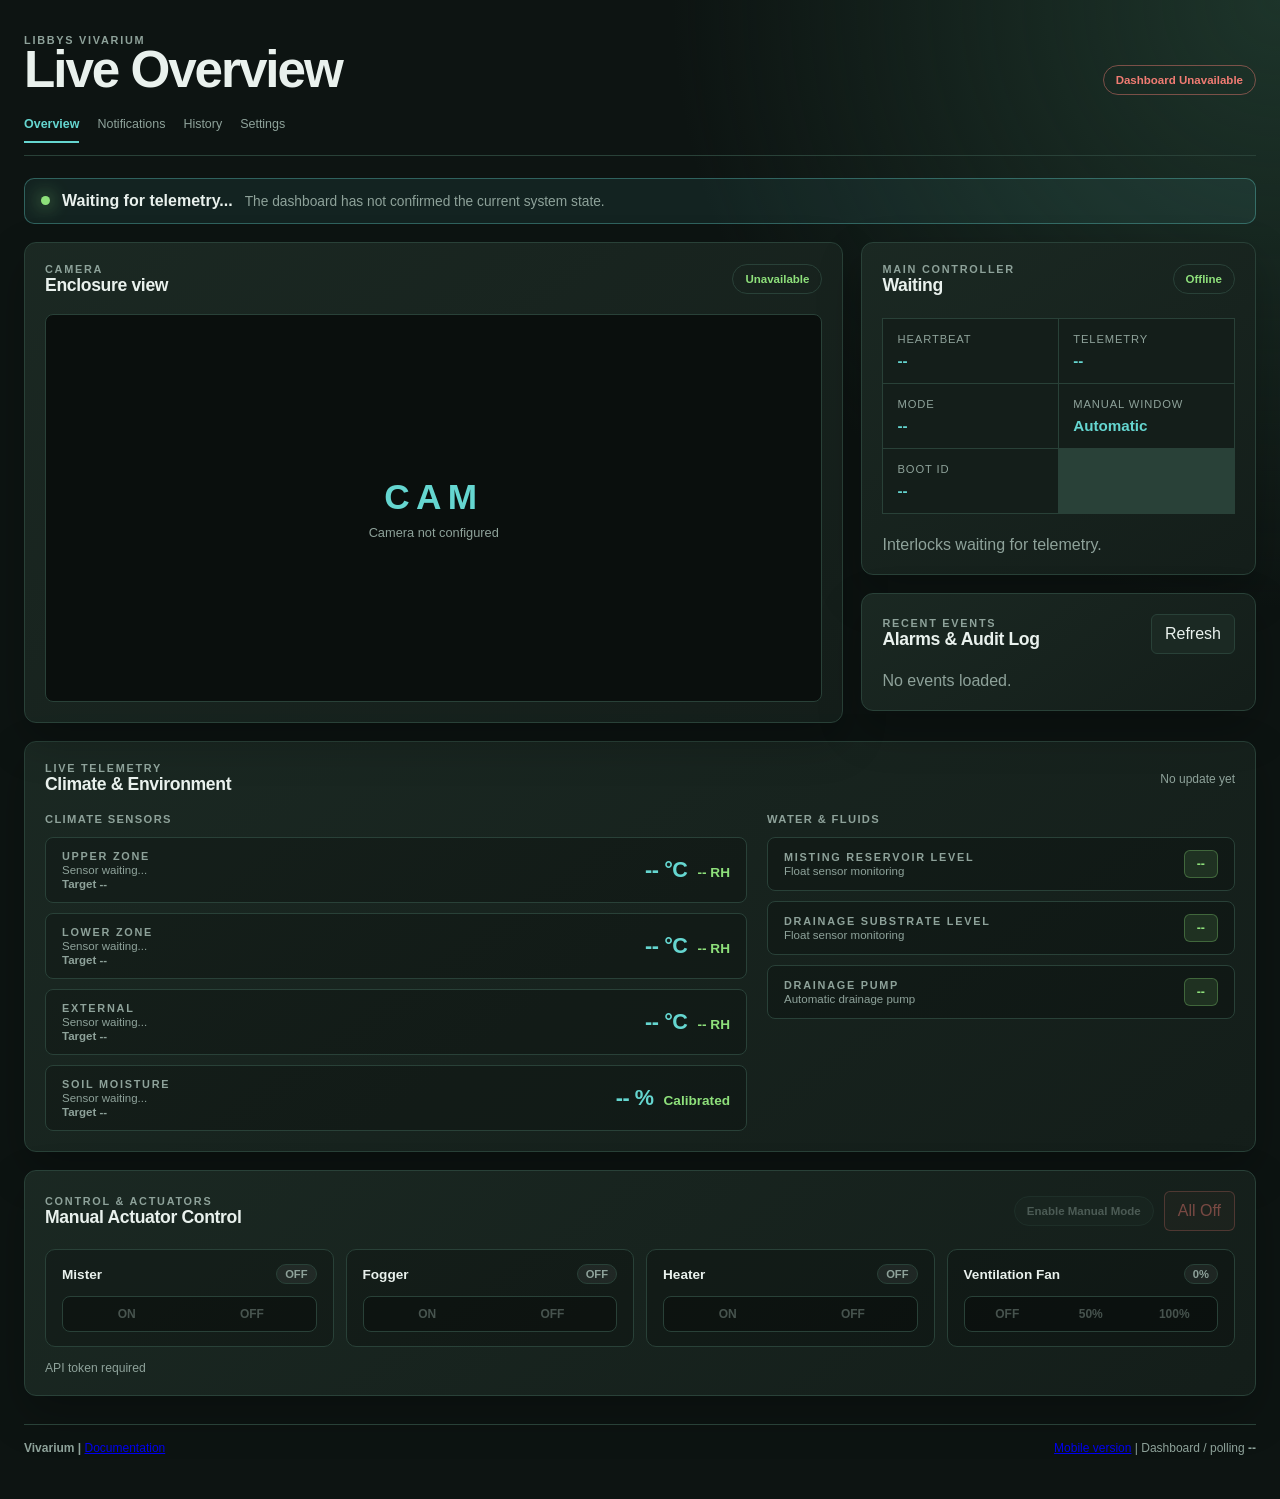
<file: pi/app/static/index.html>
<!doctype html>
<html lang="en">
<head>
  <meta charset="utf-8">
  <meta name="viewport" content="width=device-width, initial-scale=1">
  <title>Libbys Vivarium - Overview</title>
  <link rel="stylesheet" href="styles.css">
</head>
<body data-page="overview">
  <main class="shell">
    <header class="topbar" data-dashboard-header data-eyebrow="LIBBYS VIVARIUM" data-title="Live Overview"></header>
    <nav class="section-nav" aria-label="Dashboard sections" data-dashboard-nav></nav>

    <section id="overview">
    <div class="alarm-strip loading" id="alarmStrip" aria-live="polite">
      <span class="alarm-dot"></span>
      <div><strong id="alarmTitle">Waiting for telemetry...</strong><span id="alarmDetail">The dashboard has not confirmed the current system state.</span></div>
    </div>

    <section class="hero-grid">
      <article class="camera-panel panel">
        <div class="panel-heading"><div><p class="eyebrow">CAMERA</p><h2>Enclosure view</h2></div><span class="tag" id="cameraState">Unavailable</span></div>
        <div class="camera-frame" id="cameraFrame"><div class="camera-placeholder"><span>CAM</span><p>Camera not configured</p></div></div>
      </article>
      <div class="hero-sidebar">
        <article class="panel status-panel">
          <div class="panel-heading"><div><p class="eyebrow">MAIN CONTROLLER</p><h2 id="mainState">Waiting</h2></div><span class="tag" id="mainStatus">Offline</span></div>
          <div class="status-metrics">
            <div><span>Heartbeat</span><strong id="heartbeatAge">--</strong></div>
            <div><span>Telemetry</span><strong id="telemetryAge">--</strong></div>
            <div><span>Mode</span><strong id="manualMode">--</strong></div>
            <div><span>Manual Window</span><strong id="manualTimeout">Automatic</strong></div>
            <div><span>Boot ID</span><strong id="bootId">--</strong></div>
          </div>
          <div class="interlocks" id="interlocks"><span class="muted">Interlocks waiting for telemetry.</span></div>
        </article>

        <section class="events-panel panel">
          <div class="panel-heading"><div><p class="eyebrow">RECENT EVENTS</p><h2>Alarms &amp; Audit Log</h2></div><button class="quiet-button" id="refreshButton" type="button">Refresh</button></div>
          <div id="alarmList" class="alarm-list"><span class="muted">No events loaded.</span></div>
        </section>
      </div>
    </section>

    <section class="telemetry-matrix panel">
      <div class="panel-heading">
        <div><p class="eyebrow">LIVE TELEMETRY</p><h2>Climate &amp; Environment</h2></div>
        <span class="updated" id="updatedAt">No update yet</span>
      </div>

      <div class="matrix-grid">
        <!-- Climate Zones Column -->
        <div class="matrix-col">
          <p class="matrix-title">Climate Sensors</p>

          <div class="zone-row" id="upperZoneRow">
            <div class="zone-info">
              <span class="zone">Upper Zone</span>
              <small id="upperHealth">Sensor waiting...</small>
              <small class="target-indicator" id="upperTarget">Target --</small>
            </div>
            <div class="zone-values">
              <span class="value-main" id="upperTemp">-- °C</span>
              <span class="value-sub" id="upperHum">-- RH</span>
            </div>
          </div>

          <div class="zone-row" id="lowerZoneRow">
            <div class="zone-info">
              <span class="zone">Lower Zone</span>
              <small id="lowerHealth">Sensor waiting...</small>
              <small class="target-indicator" id="lowerTarget">Target --</small>
            </div>
            <div class="zone-values">
              <span class="value-main" id="lowerTemp">-- °C</span>
              <span class="value-sub" id="lowerHum">-- RH</span>
            </div>
          </div>

          <div class="zone-row" id="externalZoneRow">
            <div class="zone-info">
              <span class="zone">External</span>
              <small id="externalHealth">Sensor waiting...</small>
              <small class="target-indicator" id="externalTarget">Target --</small>
            </div>
            <div class="zone-values">
              <span class="value-main" id="externalTemp">-- °C</span>
              <span class="value-sub" id="externalHum">-- RH</span>
            </div>
          </div>

          <div class="zone-row accent" id="soilZoneRow">
            <div class="zone-info">
              <span class="zone">Soil Moisture</span>
              <small id="soilHealth">Sensor waiting...</small>
              <small class="target-indicator" id="soilTarget">Target --</small>
            </div>
            <div class="zone-values">
              <span class="value-main" id="soilMoisture">-- %</span>
              <span class="value-sub">Calibrated</span>
            </div>
          </div>
        </div>

        <!-- Water & Fluid Management Column -->
        <div class="matrix-col">
          <p class="matrix-title">Water &amp; Fluids</p>

          <div class="fluid-row" id="reservoirCard">
            <div class="fluid-info">
              <span class="zone">Misting Reservoir Level</span>
              <small id="reservoirStatus">Float sensor monitoring</small>
            </div>
            <span class="fluid-badge" id="reservoirLevel">--</span>
          </div>

          <div class="fluid-row" id="drainageLevelCard">
            <div class="fluid-info">
              <span class="zone">Drainage Substrate Level</span>
              <small id="drainageLevelStatus">Float sensor monitoring</small>
            </div>
            <span class="fluid-badge" id="drainageLevel">--</span>
          </div>

          <div class="fluid-row" id="drainagePumpCard">
            <div class="fluid-info">
              <span class="zone">Drainage Pump</span>
              <small id="drainagePumpStatus">Automatic drainage pump</small>
            </div>
            <span class="fluid-badge" id="drainagePumpState">--</span>
          </div>
        </div>
      </div>
    </section>

    <!-- Combined Controls & Actuators Panel -->
    <section class="controls-panel panel">
      <div class="panel-heading">
        <div>
          <p class="eyebrow">CONTROL &amp; ACTUATORS</p>
          <h2>Manual Actuator Control</h2>
        </div>
        <div class="control-actions">
          <button type="button" class="tag-button" data-command="manual" data-value="ON" id="manualModeBtn" aria-pressed="false" disabled>Enable Manual Mode</button>
          <button type="button" class="danger-button" id="allOffButton" disabled>All Off</button>
        </div>
      </div>

      <div class="actuator-grid">
        <!-- Mister Widget -->
        <div class="actuator-card" id="misterWidget">
          <div class="actuator-header">
            <span class="actuator-title">Mister</span>
            <span class="status-pill" id="misterStatusBadge">OFF</span>
          </div>
          <div class="btn-group">
            <button type="button" class="toggle-btn" data-command="mister" data-value="ON">ON</button>
            <button type="button" class="toggle-btn" data-command="mister" data-value="OFF">OFF</button>
          </div>
        </div>

        <!-- Fogger Widget -->
        <div class="actuator-card" id="foggerWidget">
          <div class="actuator-header">
            <span class="actuator-title">Fogger</span>
            <span class="status-pill" id="foggerStatusBadge">OFF</span>
          </div>
          <div class="btn-group">
            <button type="button" class="toggle-btn" data-command="fogger" data-value="ON">ON</button>
            <button type="button" class="toggle-btn" data-command="fogger" data-value="OFF">OFF</button>
          </div>
        </div>

        <!-- Heater Widget -->
        <div class="actuator-card" id="heaterWidget">
          <div class="actuator-header">
            <span class="actuator-title">Heater</span>
            <span class="status-pill" id="heaterStatusBadge">OFF</span>
          </div>
          <div class="btn-group">
            <button type="button" class="toggle-btn" data-command="heater" data-value="ON">ON</button>
            <button type="button" class="toggle-btn" data-command="heater" data-value="OFF">OFF</button>
          </div>
        </div>

        <!-- Fan Speed Widget -->
        <div class="actuator-card" id="fanWidget">
          <div class="actuator-header">
            <span class="actuator-title">Ventilation Fan</span>
            <span class="status-pill" id="fanStatusBadge">0%</span>
          </div>
          <div class="btn-group">
            <button type="button" class="toggle-btn" data-command="fan" data-value="0">OFF</button>
            <button type="button" class="toggle-btn" data-command="fan" data-value="128">50%</button>
            <button type="button" class="toggle-btn" data-command="fan" data-value="255">100%</button>
          </div>
        </div>

      </div>

      <p class="control-feedback" id="controlFeedback" aria-live="polite">Command sent. Live telemetry confirms the actual actuator state.</p>
    </section>
    </section>

    <footer data-dashboard-footer></footer>
  </main>
  <script src="app.js" defer></script>
</body>
</html>
</file>
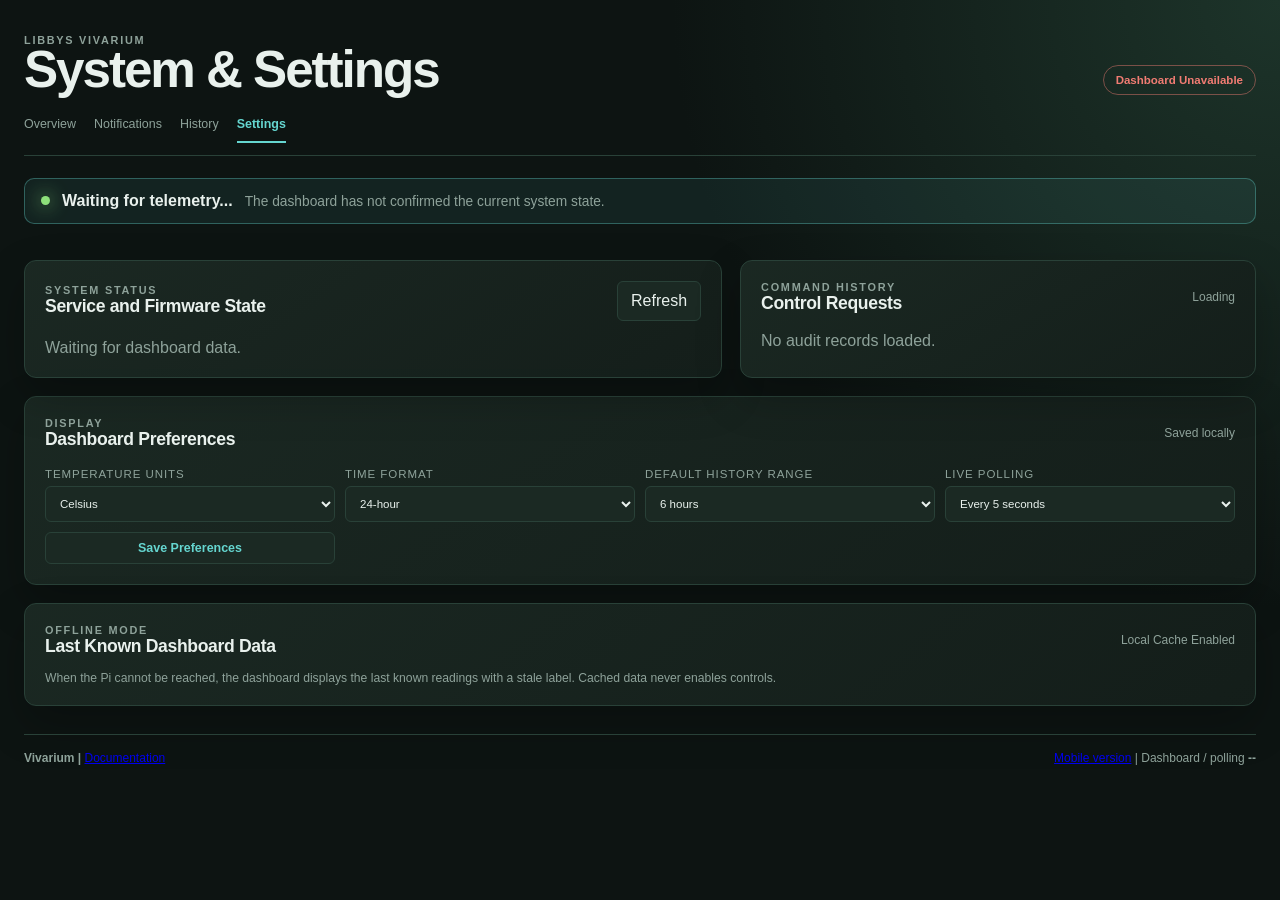
<file: pi/app/static/diagnostics.html>
<!doctype html>
<html lang="en">
<head><meta charset="utf-8"><meta name="viewport" content="width=device-width, initial-scale=1"><meta http-equiv="refresh" content="0; url=settings.html"><title>Libbys Vivarium - Settings</title><link rel="stylesheet" href="styles.css"></head>
<body data-page="settings"><main class="shell"><p class="muted">Opening <a href="settings.html">Settings</a>...</p></main></body>
</html>
</file>
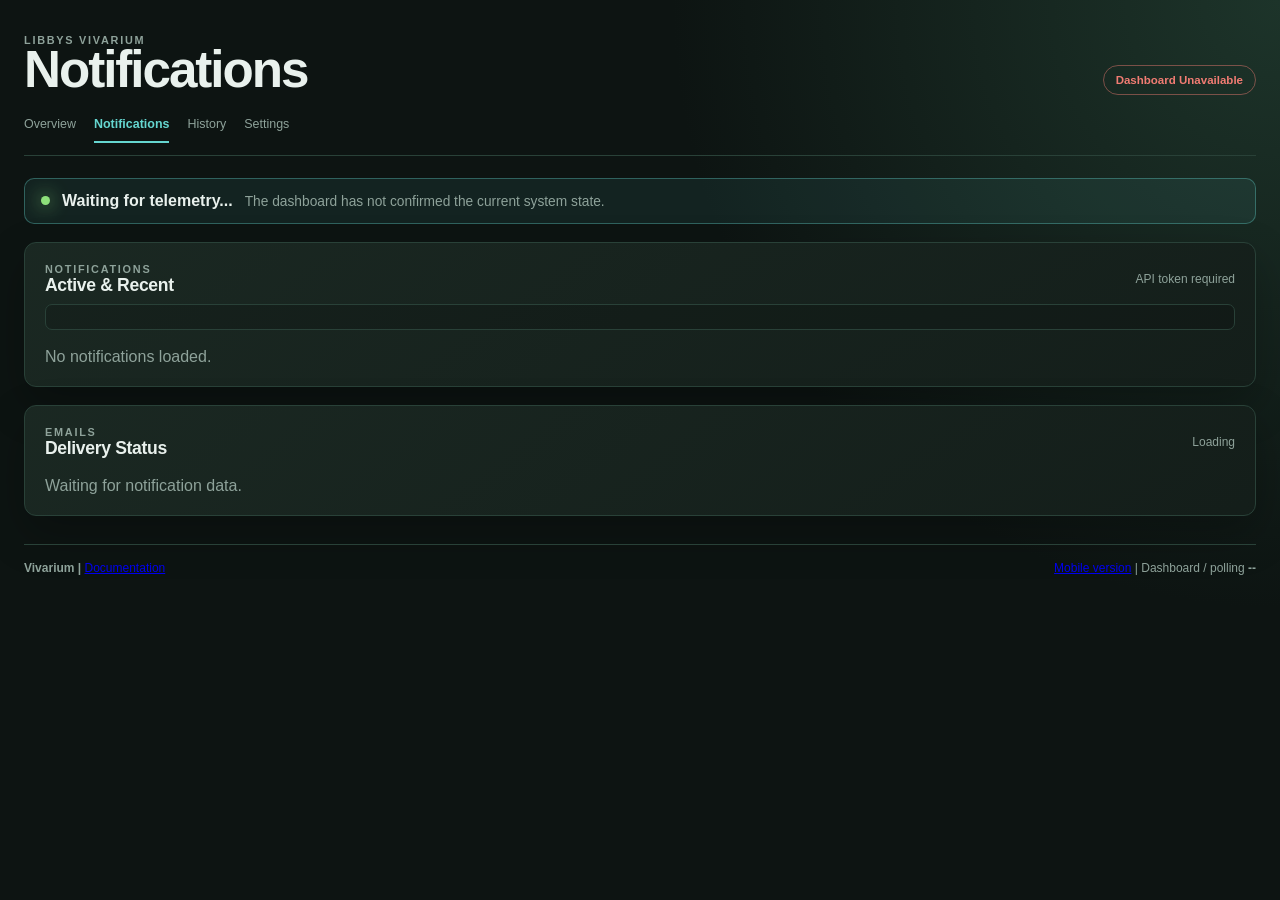
<file: pi/app/static/events.html>
<!doctype html>
<html lang="en">
<head><meta charset="utf-8"><meta name="viewport" content="width=device-width, initial-scale=1"><meta http-equiv="refresh" content="0; url=notifications.html"><title>Libbys Vivarium - Notifications</title><link rel="stylesheet" href="styles.css"></head>
<body data-page="notifications"><main class="shell"><p class="muted">Opening <a href="notifications.html">Notifications</a>...</p></main></body>
</html>
</file>
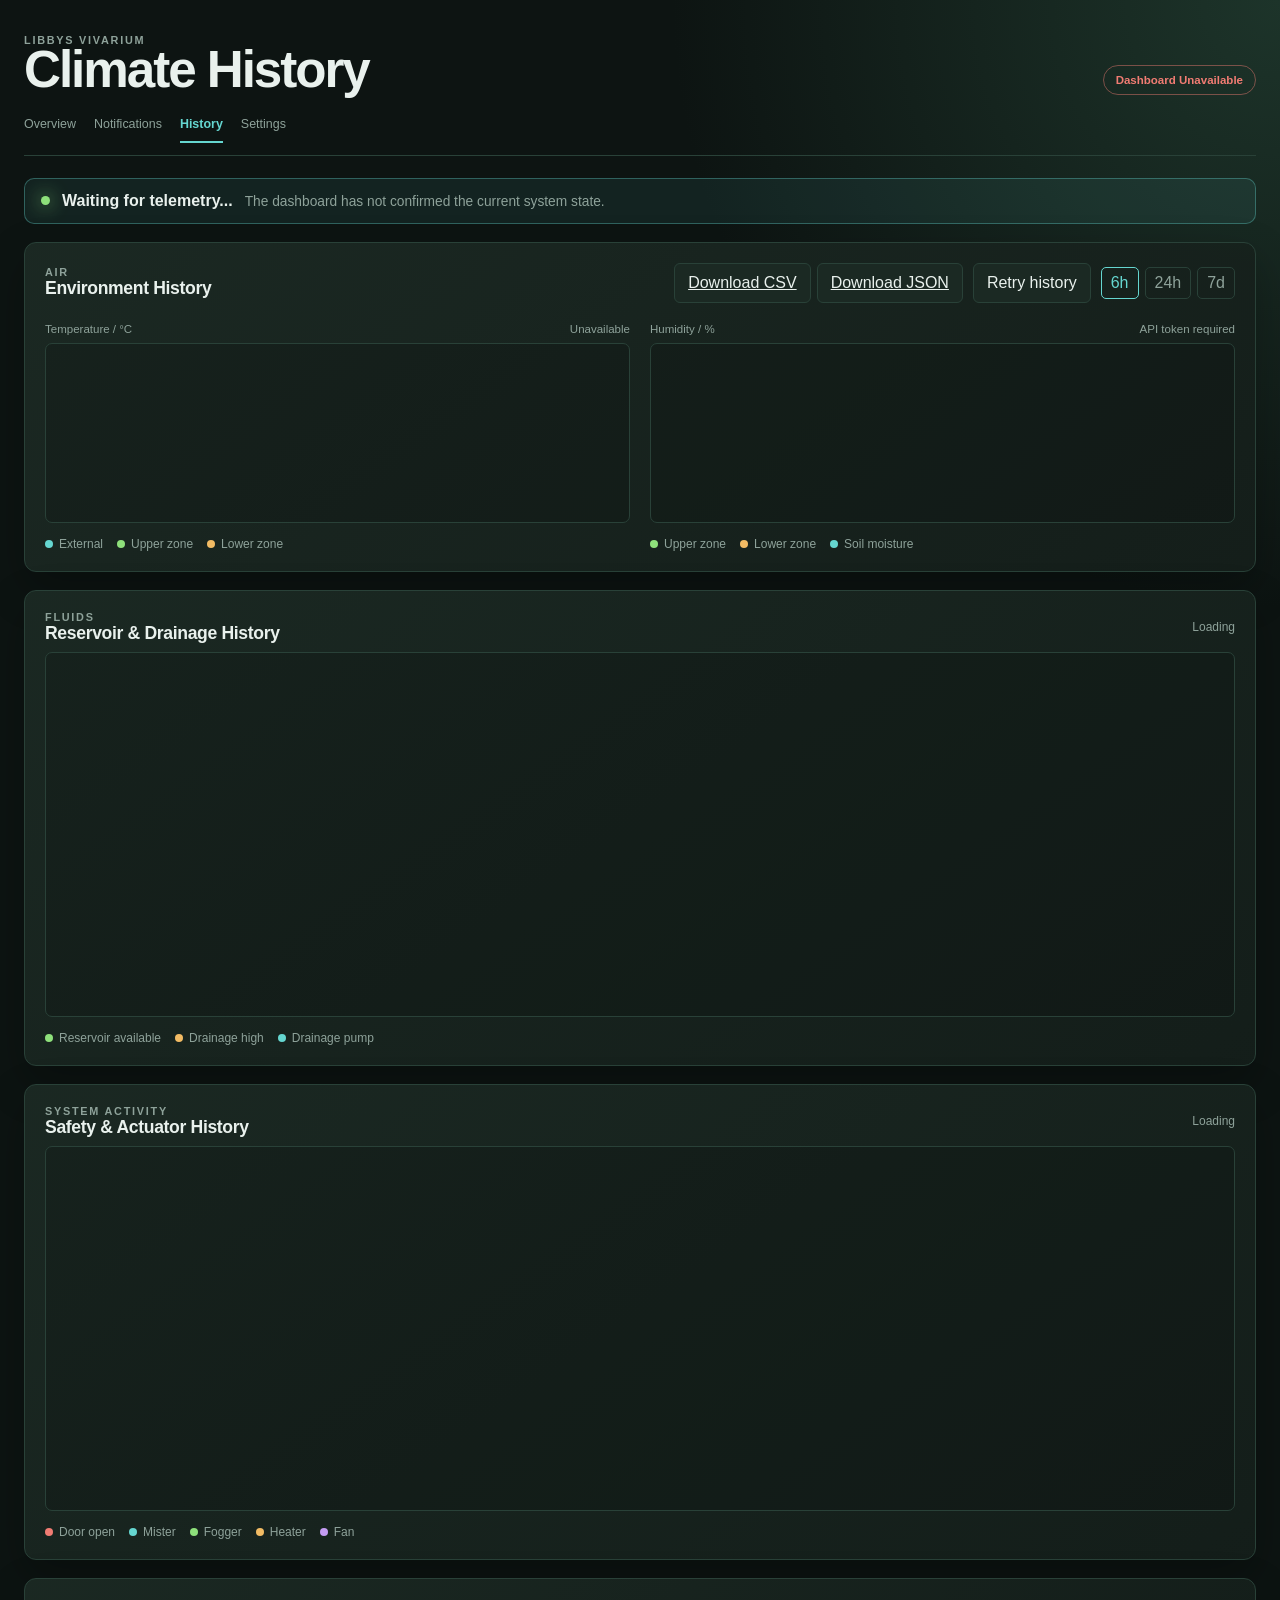
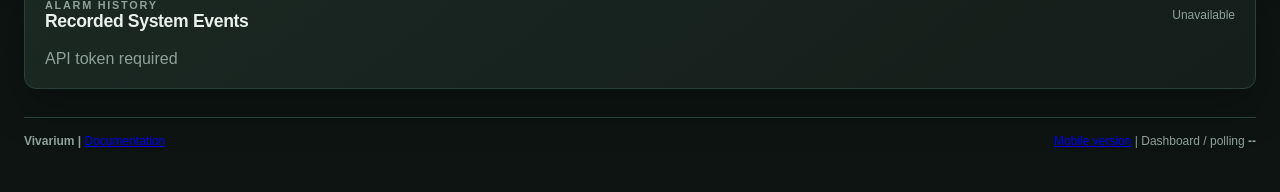
<file: pi/app/static/history.html>
<!doctype html>
<html lang="en">
<head>
  <meta charset="utf-8">
  <meta name="viewport" content="width=device-width, initial-scale=1">
  <title>Libbys Vivarium - History</title>
  <link rel="stylesheet" href="styles.css">
</head>
<body data-page="history">
  <main class="shell">
    <header class="topbar" data-dashboard-header data-eyebrow="LIBBYS VIVARIUM" data-title="Climate History"></header>
    <nav class="section-nav" aria-label="Dashboard sections" data-dashboard-nav></nav>

    <div class="alarm-strip loading" id="alarmStrip" aria-live="polite">
      <span class="alarm-dot"></span>
      <div><strong id="alarmTitle">Waiting for telemetry...</strong><span id="alarmDetail">The dashboard has not confirmed the current system state.</span></div>
    </div>

    <section id="history" class="panel dashboard-section">
      <div class="panel-heading">
        <div>
          <p class="eyebrow">AIR</p>
          <h2>Environment History</h2>
        </div>
        <div class="history-actions">
          <div class="export-actions">
            <a class="quiet-button" data-export="terra-telemetry.csv" href="/api/export?format=csv">Download CSV</a>
            <a class="quiet-button" data-export="terra-telemetry.json" href="/api/export?format=json">Download JSON</a>
          </div>
          <button type="button" class="quiet-button" id="historyRetry" hidden>Retry history</button>
          <div class="range-buttons" aria-label="History range">
          <button type="button" class="range-button active" data-hours="6">6h</button>
          <button type="button" class="range-button" data-hours="24">24h</button>
          <button type="button" class="range-button" data-hours="168">7d</button>
          </div>
        </div>
      </div>
      <div class="chart-grid">
        <div>
          <div class="chart-label"><span>Temperature / °C</span><span id="temperatureChartState">Loading</span></div>
          <svg class="chart" id="temperatureChart" viewBox="0 0 720 220" role="img" aria-label="Temperature history"></svg>
          <div class="chart-legend">
            <button type="button" class="legend-item external" data-chart="temperatureChart" data-series="external" aria-pressed="true">External</button>
            <button type="button" class="legend-item upper" data-chart="temperatureChart" data-series="upper" aria-pressed="true">Upper zone</button>
            <button type="button" class="legend-item lower" data-chart="temperatureChart" data-series="lower" aria-pressed="true">Lower zone</button>
          </div>
        </div>
        <div>
          <div class="chart-label"><span>Humidity / %</span><span id="humidityChartState">Loading</span></div>
          <svg class="chart" id="humidityChart" viewBox="0 0 720 220" role="img" aria-label="Humidity history"></svg>
          <div class="chart-legend">
            <button type="button" class="legend-item upper" data-chart="humidityChart" data-series="upper" aria-pressed="true">Upper zone</button>
            <button type="button" class="legend-item lower" data-chart="humidityChart" data-series="lower" aria-pressed="true">Lower zone</button>
            <button type="button" class="legend-item soil" data-chart="humidityChart" data-series="soil" aria-pressed="true">Soil moisture</button>
          </div>
        </div>
      </div>
    </section>

    <section class="panel dashboard-section history-trend-panel">
      <div class="panel-heading">
        <div>
          <p class="eyebrow">FLUIDS</p>
          <h2>Reservoir &amp; Drainage History</h2>
        </div>
        <span class="updated" id="waterChartState">Loading</span>
      </div>
      <svg class="chart" id="waterChart" viewBox="0 0 720 220" role="img" aria-label="Reservoir and drainage history"></svg>
      <div class="chart-legend">
        <button type="button" class="legend-item reservoir" data-chart="waterChart" data-series="reservoir" aria-pressed="true">Reservoir available</button>
        <button type="button" class="legend-item drainage" data-chart="waterChart" data-series="drainage" aria-pressed="true">Drainage high</button>
        <button type="button" class="legend-item pump" data-chart="waterChart" data-series="pump" aria-pressed="true">Drainage pump</button>
      </div>
    </section>

    <section class="panel dashboard-section history-trend-panel">
      <div class="panel-heading">
        <div>
          <p class="eyebrow">SYSTEM ACTIVITY</p>
          <h2>Safety &amp; Actuator History</h2>
        </div>
        <span class="updated" id="activityChartState">Loading</span>
      </div>
      <svg class="chart" id="activityChart" viewBox="0 0 720 220" role="img" aria-label="Safety and actuator history"></svg>
      <div class="chart-legend">
        <button type="button" class="legend-item door" data-chart="activityChart" data-series="door" aria-pressed="true">Door open</button>
        <button type="button" class="legend-item mister" data-chart="activityChart" data-series="mister" aria-pressed="true">Mister</button>
        <button type="button" class="legend-item fogger" data-chart="activityChart" data-series="fogger" aria-pressed="true">Fogger</button>
        <button type="button" class="legend-item heater" data-chart="activityChart" data-series="heater" aria-pressed="true">Heater</button>
        <button type="button" class="legend-item fan" data-chart="activityChart" data-series="fan" aria-pressed="true">Fan</button>
      </div>
    </section>

    <section class="panel dashboard-section">
      <div class="panel-heading">
        <div>
          <p class="eyebrow">ALARM HISTORY</p>
          <h2>Recorded System Events</h2>
        </div>
        <span class="updated" id="alarmHistoryState">Loading</span>
      </div>
      <div class="history-alarm-list" id="alarmHistoryList" role="list"><span class="muted">No alarms loaded.</span></div>
    </section>

    <footer data-dashboard-footer></footer>
  </main>
  <script src="app.js" defer></script>
</body>
</html>
</file>
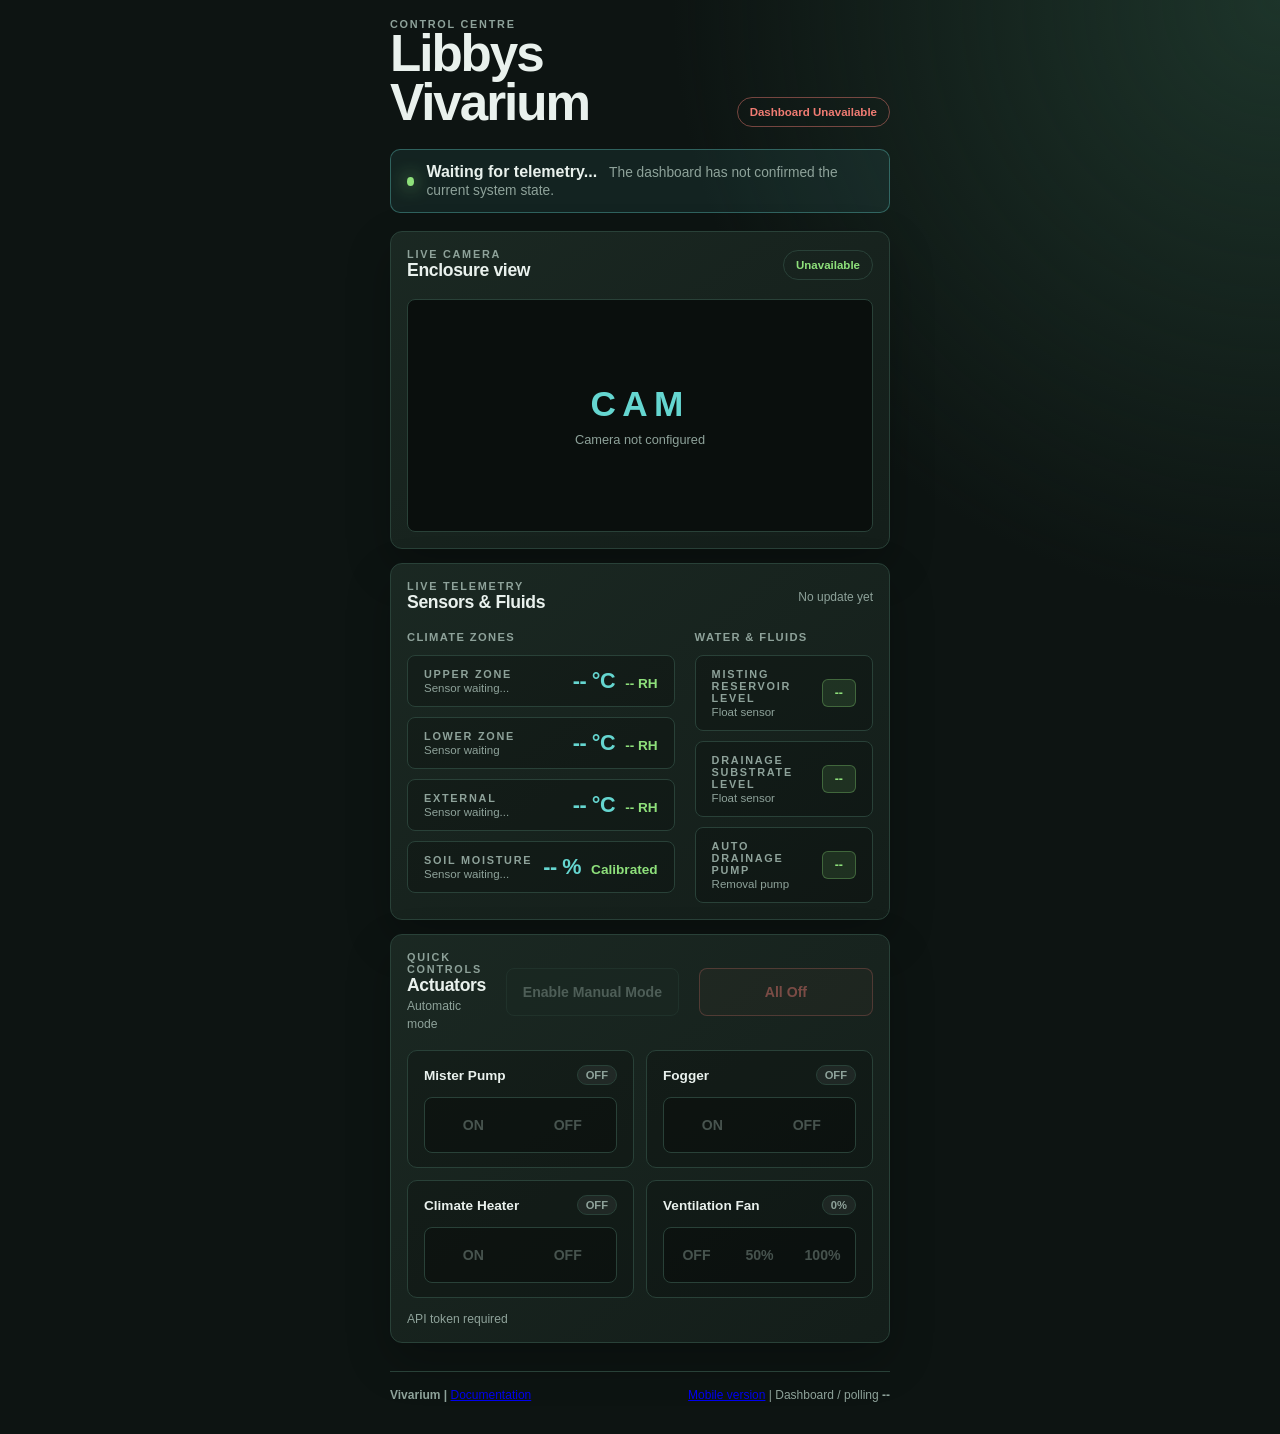
<file: pi/app/static/mobile.html>
<!doctype html>
<html lang="en">
<head>
  <meta charset="utf-8">
  <meta name="viewport" content="width=device-width, initial-scale=1">
  <title>Libbys Vivarium - Mobile View</title>
  <link rel="stylesheet" href="styles.css">
</head>
<body data-page="mobile">
  <main class="shell mobile-shell">
    <header class="topbar" data-dashboard-header data-eyebrow="CONTROL CENTRE" data-title="Libbys Vivarium"></header>
    <nav class="section-nav" aria-label="Dashboard sections" data-dashboard-nav></nav>

    <div class="alarm-strip loading" id="alarmStrip" aria-live="polite">
      <span class="alarm-dot"></span>
      <div><strong id="alarmTitle">Waiting for telemetry...</strong><span id="alarmDetail">The dashboard has not confirmed the current system state.</span></div>
    </div>

    <!-- Camera Feed -->
    <article class="camera-panel panel mobile-panel">
      <div class="panel-heading">
        <div><p class="eyebrow">LIVE CAMERA</p><h2>Enclosure view</h2></div>
        <span class="tag" id="cameraState">Unavailable</span>
      </div>
      <div class="camera-frame" id="cameraFrame">
        <div class="camera-placeholder"><span>CAM</span><p>Camera not configured</p></div>
      </div>
    </article>

    <!-- Telemetry & Fluid Matrix -->
    <section class="telemetry-matrix panel mobile-panel">
      <div class="panel-heading">
        <div><p class="eyebrow">LIVE TELEMETRY</p><h2>Sensors &amp; Fluids</h2></div>
        <span class="updated" id="updatedAt">No update yet</span>
      </div>

      <div class="matrix-grid mobile-matrix-grid">
        <!-- Climate Sensors -->
        <div class="matrix-col">
          <p class="matrix-title">Climate Zones</p>

          <div class="zone-row" id="upperZoneRow">
            <div class="zone-info">
              <span class="zone">Upper Zone</span>
              <small id="upperHealth">Sensor waiting...</small>
            </div>
            <div class="zone-values">
              <span class="value-main" id="upperTemp">-- °C</span>
              <span class="value-sub" id="upperHum">-- RH</span>
            </div>
          </div>

          <div class="zone-row" id="lowerZoneRow">
            <div class="zone-info">
              <span class="zone">Lower Zone</span>
              <small id="lowerHealth">Sensor waiting</small>
            </div>
            <div class="zone-values">
              <span class="value-main" id="lowerTemp">-- °C</span>
              <span class="value-sub" id="lowerHum">-- RH</span>
            </div>
          </div>

          <div class="zone-row" id="externalZoneRow">
            <div class="zone-info">
              <span class="zone">External</span>
              <small id="externalHealth">Sensor waiting...</small>
            </div>
            <div class="zone-values">
              <span class="value-main" id="externalTemp">-- °C</span>
              <span class="value-sub" id="externalHum">-- RH</span>
            </div>
          </div>

          <div class="zone-row accent" id="soilZoneRow">
            <div class="zone-info">
              <span class="zone">Soil Moisture</span>
              <small id="soilHealth">Sensor waiting...</small>
            </div>
            <div class="zone-values">
              <span class="value-main" id="soilMoisture">-- %</span>
              <span class="value-sub">Calibrated</span>
            </div>
          </div>
        </div>

        <!-- Fluids -->
        <div class="matrix-col">
          <p class="matrix-title">Water &amp; Fluids</p>

          <div class="fluid-row" id="reservoirCard">
            <div class="fluid-info">
              <span class="zone">Misting Reservoir Level</span>
              <small id="reservoirStatus">Float sensor</small>
            </div>
            <span class="fluid-badge" id="reservoirLevel">--</span>
          </div>

          <div class="fluid-row" id="drainageLevelCard">
            <div class="fluid-info">
              <span class="zone">Drainage Substrate Level</span>
              <small id="drainageLevelStatus">Float sensor</small>
            </div>
            <span class="fluid-badge" id="drainageLevel">--</span>
          </div>

          <div class="fluid-row" id="drainagePumpCard">
            <div class="fluid-info">
              <span class="zone">Auto Drainage Pump</span>
              <small id="drainagePumpStatus">Removal pump</small>
            </div>
            <span class="fluid-badge" id="drainagePumpState">--</span>
          </div>
        </div>
      </div>
    </section>

    <!-- Smart Interactive Controls -->
    <section class="controls-panel panel mobile-panel">
      <div class="panel-heading">
        <div><p class="eyebrow">QUICK CONTROLS</p><h2>Actuators</h2><span class="control-feedback" id="manualTimeout">Automatic mode</span></div>
        <button class="tag-button mobile-touch-button" data-command="manual" data-value="ON" id="manualModeBtn" aria-pressed="false" disabled>Enable Manual Mode</button>
        <button class="danger-button mobile-touch-button" id="allOffButton" type="button" disabled>All Off</button>
      </div>

      <div class="actuator-grid mobile-actuator-grid">
        <!-- Mister Widget -->
        <div class="actuator-card" id="misterWidget">
          <div class="actuator-header">
            <span class="actuator-title">Mister Pump</span>
            <span class="status-pill" id="misterStatusBadge">OFF</span>
          </div>
          <div class="btn-group">
            <button type="button" class="toggle-btn mobile-touch-button" data-command="mister" data-value="ON">ON</button>
            <button type="button" class="toggle-btn mobile-touch-button" data-command="mister" data-value="OFF">OFF</button>
          </div>
        </div>

        <!-- Fogger Widget -->
        <div class="actuator-card" id="foggerWidget">
          <div class="actuator-header">
            <span class="actuator-title">Fogger</span>
            <span class="status-pill" id="foggerStatusBadge">OFF</span>
          </div>
          <div class="btn-group">
            <button type="button" class="toggle-btn mobile-touch-button" data-command="fogger" data-value="ON">ON</button>
            <button type="button" class="toggle-btn mobile-touch-button" data-command="fogger" data-value="OFF">OFF</button>
          </div>
        </div>

        <!-- Heater Widget -->
        <div class="actuator-card" id="heaterWidget">
          <div class="actuator-header">
            <span class="actuator-title">Climate Heater</span>
            <span class="status-pill" id="heaterStatusBadge">OFF</span>
          </div>
          <div class="btn-group">
            <button type="button" class="toggle-btn mobile-touch-button" data-command="heater" data-value="ON">ON</button>
            <button type="button" class="toggle-btn mobile-touch-button" data-command="heater" data-value="OFF">OFF</button>
          </div>
        </div>

        <!-- Fan Speed Widget -->
        <div class="actuator-card" id="fanWidget">
          <div class="actuator-header">
            <span class="actuator-title">Ventilation Fan</span>
            <span class="status-pill" id="fanStatusBadge">0%</span>
          </div>
          <div class="btn-group">
            <button type="button" class="toggle-btn mobile-touch-button" data-command="fan" data-value="0">OFF</button>
            <button type="button" class="toggle-btn mobile-touch-button" data-command="fan" data-value="128">50%</button>
            <button type="button" class="toggle-btn mobile-touch-button" data-command="fan" data-value="255">100%</button>
          </div>
        </div>

      </div>

      <p class="control-feedback" id="controlFeedback" aria-live="polite">Tap any control to publish request.</p>
    </section>

    <footer data-dashboard-footer></footer>
  </main>
  <script src="app.js" defer></script>
</body>
</html>
</file>
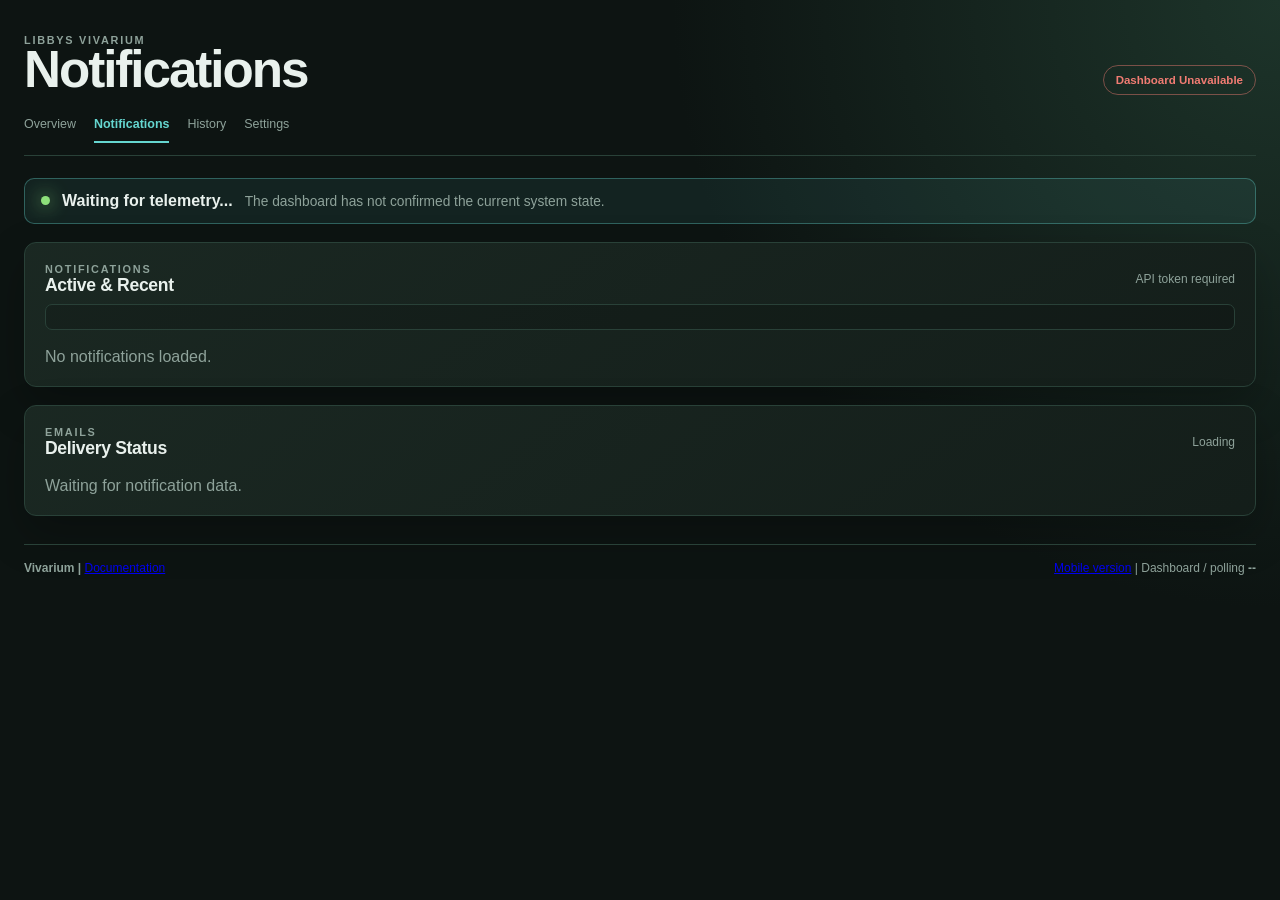
<file: pi/app/static/notifications.html>
<!doctype html>
<html lang="en">
<head><meta charset="utf-8"><meta name="viewport" content="width=device-width, initial-scale=1"><title>Libbys Vivarium - Notifications</title><link rel="stylesheet" href="styles.css"></head>
<body data-page="notifications"><main class="shell"><header class="topbar" data-dashboard-header data-eyebrow="LIBBYS VIVARIUM" data-title="Notifications"></header><nav class="section-nav" aria-label="Dashboard sections" data-dashboard-nav></nav>
<div class="alarm-strip loading" id="alarmStrip" aria-live="polite"><span class="alarm-dot"></span><div><strong id="alarmTitle">Waiting for telemetry...</strong><span id="alarmDetail">The dashboard has not confirmed the current system state.</span></div></div>
<section class="panel dashboard-section"><div class="panel-heading"><div><p class="eyebrow">NOTIFICATIONS</p><h2>Active & Recent</h2></div><span class="updated" id="notificationState">Loading</span></div><div class="notification-summary" id="notificationSummary"></div><div class="history-alarm-list" id="notificationList" role="list"><span class="muted">No notifications loaded.</span></div></section>
<section class="panel dashboard-section"><div class="panel-heading"><div><p class="eyebrow">EMAILS</p><h2>Delivery Status</h2></div><span class="updated" id="emailDeliveryState">Loading</span></div><div class="diagnostic-grid" id="emailDeliveryGrid"><span class="muted">Waiting for notification data.</span></div></section>
<footer data-dashboard-footer></footer></main><script src="app.js" defer></script></body></html>
</file>
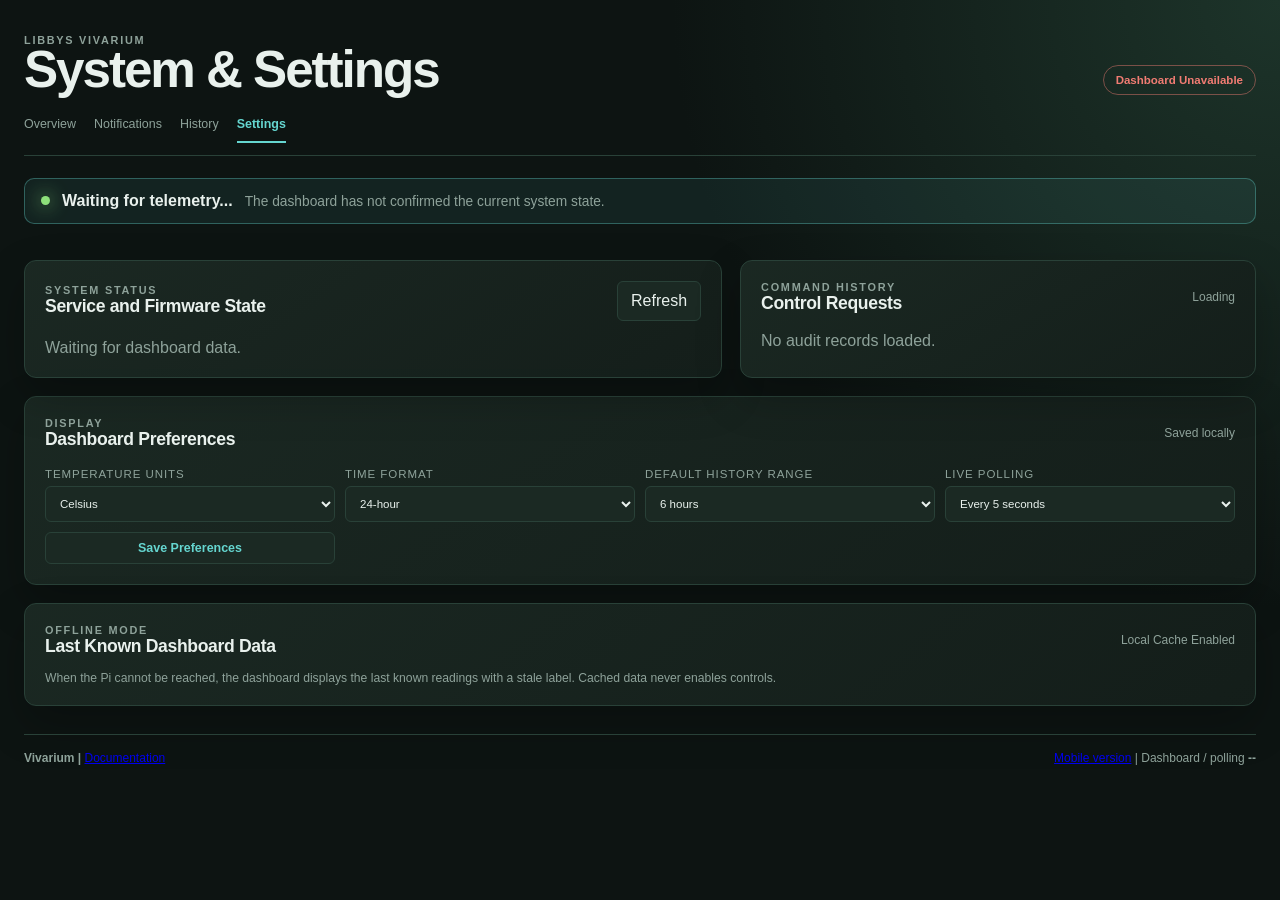
<file: pi/app/static/settings.html>
<!doctype html>
<html lang="en">
<head><meta charset="utf-8"><meta name="viewport" content="width=device-width, initial-scale=1"><title>Libbys Vivarium - Settings</title><link rel="stylesheet" href="styles.css"></head>
<body data-page="settings"><main class="shell"><header class="topbar" data-dashboard-header data-eyebrow="LIBBYS VIVARIUM" data-title="System &amp; Settings"></header><nav class="section-nav" aria-label="Dashboard sections" data-dashboard-nav></nav>
<div class="alarm-strip loading" id="alarmStrip" aria-live="polite"><span class="alarm-dot"></span><div><strong id="alarmTitle">Waiting for telemetry...</strong><span id="alarmDetail">The dashboard has not confirmed the current system state.</span></div></div>
<div class="settings-status-grid"><section id="diagnostics" class="panel dashboard-section"><div class="panel-heading"><div><p class="eyebrow">SYSTEM STATUS</p><h2>Service and Firmware State</h2></div><button class="quiet-button" id="diagnosticsRefresh" type="button">Refresh</button></div><div class="diagnostic-grid" id="diagnosticGrid"><span class="muted">Waiting for dashboard data.</span></div></section>
<section class="panel dashboard-section"><div class="panel-heading"><div><p class="eyebrow">COMMAND HISTORY</p><h2>Control Requests</h2></div><span class="updated" id="auditState">Loading</span></div><div class="audit-list" id="auditList"><span class="muted">No audit records loaded.</span></div></section></div>
<section class="panel dashboard-section"><div class="panel-heading"><div><p class="eyebrow">DISPLAY</p><h2>Dashboard Preferences</h2></div><span class="updated" id="preferenceState">Saved locally</span></div><form class="preferences-form" id="preferencesForm"><label>Temperature Units<select name="units"><option value="C">Celsius</option><option value="F">Fahrenheit</option></select></label><label>Time Format<select name="timeFormat"><option value="24">24-hour</option><option value="12">12-hour</option></select></label><label>Default History Range<select name="historyHours"><option value="6">6 hours</option><option value="24">24 hours</option><option value="168">7 days</option></select></label><label>Live Polling<select name="pollSeconds"><option value="5">Every 5 seconds</option><option value="10">Every 10 seconds</option><option value="30">Every 30 seconds</option></select></label><button class="action-btn" type="submit">Save Preferences</button></form></section>
<section class="panel dashboard-section"><div class="panel-heading"><div><p class="eyebrow">OFFLINE MODE</p><h2>Last Known Dashboard Data</h2></div><span class="updated" id="offlineState">Local Cache Enabled</span></div><p class="control-feedback">When the Pi cannot be reached, the dashboard displays the last known readings with a stale label. Cached data never enables controls.</p></section>
<footer data-dashboard-footer></footer></main><script src="app.js" defer></script></body></html>
</file>
<file: pi/app/static/styles.css>
:root {
  --ink: #e9f1ed;
  --muted: #8ea29a;
  --bg: #0d1412;
  --panel: #141e1a;
  --panel-2: #1b2923;
  --line: #294138;
  --green: #8ee07b;
  --cyan: #65d6d0;
  --amber: #f2bb64;
  --red: #f17c73;
  --shadow: 0 18px 45px rgba(0, 0, 0, .24);
  font-family: "Aptos", "Segoe UI", sans-serif;
  color: var(--ink);
  background: var(--bg);
}

* { box-sizing: border-box; }
body { margin: 0; min-width: 320px; background: radial-gradient(circle at top right, #1d342a 0, transparent 38rem), var(--bg); }
button { font: inherit; cursor: pointer; }
.shell { width: min(1440px, calc(100% - 48px)); margin: 0 auto; padding: 34px 0 44px; }
.topbar, .panel-heading, .section-heading, footer { display: flex; justify-content: space-between; align-items: center; gap: 20px; }
.topbar { align-items: end; margin-bottom: 22px; }
h1, h2, p { margin: 0; }
h1 { font-size: clamp(2rem, 4vw, 4.2rem); line-height: .95; letter-spacing: -.04em; max-width: 650px; }
h2 { font-size: 1.1rem; letter-spacing: -.02em; }
.eyebrow, .zone { color: var(--muted); font-size: .68rem; font-weight: 700; letter-spacing: .16em; text-transform: uppercase; }
.connection, .tag { border: 1px solid var(--line); border-radius: 999px; color: var(--green); font-size: .72rem; font-weight: 700; padding: 8px 12px; white-space: nowrap; }
.section-nav { display: flex; gap: 18px; margin: 0 0 22px; border-bottom: 1px solid var(--line); padding-bottom: 12px; }
.section-nav a { color: var(--muted); font-size: .78rem; text-decoration: none; padding-bottom: 10px; border-bottom: 2px solid transparent; transition: color .2s, border-color .2s; }
.section-nav a:hover, .section-nav a.active { color: var(--cyan); border-bottom-color: var(--cyan); font-weight: 700; }
.connection.offline, .tag.bad { color: var(--red); border-color: rgba(241,124,115,.45); }
.tag.warning { color: var(--amber); border-color: rgba(242,187,100,.42); }
.alarm-strip { display: flex; align-items: center; gap: 12px; padding: 13px 16px; border: 1px solid rgba(142,224,123,.28); border-radius: 10px; background: rgba(142,224,123,.08); margin-bottom: 18px; }
.alarm-strip.loading { border-color: rgba(101,214,208,.35); background: rgba(101,214,208,.08); }
.alarm-strip.alarm { border-color: rgba(241,124,115,.5); background: rgba(241,124,115,.1); }
.alarm-strip span:not(.alarm-dot) { color: var(--muted); margin-left: 12px; font-size: .86rem; }
.alarm-dot { width: 9px; height: 9px; border-radius: 50%; background: var(--green); box-shadow: 0 0 18px var(--green); }
.alarm .alarm-dot { background: var(--red); box-shadow: 0 0 18px var(--red); }
.hero-grid, .lower-grid { display: grid; grid-template-columns: 1.35fr .65fr; gap: 18px; }
.hero-sidebar { display: flex; flex-direction: column; gap: 18px; }
.panel { background: linear-gradient(145deg, rgba(27,41,35,.96), rgba(20,30,26,.96)); border: 1px solid var(--line); border-radius: 12px; box-shadow: var(--shadow); }
.camera-panel, .status-panel, .actuators-panel, .events-panel, .controls { padding: 20px; }
.camera-frame { position: relative; aspect-ratio: 16 / 8; margin-top: 18px; overflow: hidden; border-radius: 8px; background: #0a0f0d; border: 1px solid var(--line); display: grid; place-items: center; }
.camera-frame img { display: block; width: 100%; height: 100%; object-fit: cover; }
.camera-age { position: absolute; right: 10px; bottom: 10px; padding: 5px 8px; border-radius: 5px; background: rgba(0,0,0,.7); color: var(--ink); font-size: .7rem; }
.camera-actions, .export-actions { display: flex; flex-wrap: wrap; gap: 6px; }
.stale-data::before { content: "Showing cached data - controls disabled"; display: block; position: sticky; top: 0; z-index: 4; padding: 9px 14px; text-align: center; background: var(--amber); color: #211b10; font-size: .78rem; font-weight: 700; }
.camera-placeholder { color: var(--muted); text-align: center; }
.camera-placeholder span { display: block; color: var(--cyan); font-size: 2.2rem; font-weight: 800; letter-spacing: .18em; }
.camera-placeholder p { margin-top: 8px; font-size: .8rem; }
.status-metrics { display: grid; grid-template-columns: 1fr 1fr; gap: 1px; margin: 22px 0; background: var(--line); border: 1px solid var(--line); }
.status-metrics div { background: var(--panel); padding: 14px; }
.status-metrics span, .status-metrics strong { display: block; }
.status-metrics span { color: var(--muted); font-size: .7rem; text-transform: uppercase; letter-spacing: .08em; }
.status-metrics strong { margin-top: 7px; color: var(--cyan); font-size: .95rem; }
.interlocks { display: flex; flex-wrap: wrap; gap: 8px; }
.interlock { padding: 7px 9px; border-radius: 5px; background: rgba(142,224,123,.08); color: var(--green); font-size: .75rem; }
.interlock.warn { background: rgba(242,187,100,.12); color: var(--amber); }
.section-heading { margin: 32px 0 14px; }
.updated, footer { color: var(--muted); font-size: .75rem; }

/* Telemetry & Fluid Matrix */
.telemetry-matrix, .controls-panel { padding: 20px; margin-top: 18px; }
.matrix-grid { display: grid; grid-template-columns: 1.2fr 0.8fr; gap: 20px; margin-top: 18px; }
.matrix-col { display: flex; flex-direction: column; gap: 10px; }
.matrix-title { color: var(--muted); font-size: .7rem; font-weight: 700; letter-spacing: .12em; text-transform: uppercase; margin: 0 0 2px; }
.zone-row, .fluid-row { display: flex; justify-content: space-between; align-items: center; padding: 12px 16px; background: rgba(0,0,0,.22); border: 1px solid var(--line); border-radius: 8px; transition: border-color .2s; }
.zone-row:hover, .fluid-row:hover { border-color: rgba(101,214,208,.4); }
.zone-info, .fluid-info { display: flex; flex-direction: column; gap: 2px; }
.zone-info small, .fluid-info small { color: var(--muted); font-size: .72rem; }
.target-indicator { font-weight: 600; }
.target-indicator.within { color: var(--green); }
.target-indicator.approaching { color: var(--amber); }
.target-indicator.out { color: var(--red); }
.zone-values { display: flex; align-items: baseline; gap: 10px; }
.value-main { font-size: 1.35rem; font-weight: 700; color: var(--cyan); letter-spacing: -.02em; }
.value-sub { font-size: .85rem; color: var(--green); font-weight: 600; }
.fluid-badge { padding: 6px 12px; border-radius: 6px; font-size: .78rem; font-weight: 700; background: rgba(142,224,123,.12); color: var(--green); border: 1px solid rgba(142,224,123,.3); white-space: nowrap; }
.fluid-row.warn .fluid-badge { background: rgba(242,187,100,.14); color: var(--amber); border-color: rgba(242,187,100,.4); }
.fluid-row.active .fluid-badge { background: rgba(101,214,208,.14); color: var(--cyan); border-color: rgba(101,214,208,.4); }

/* Interactive Controls & Actuator Widgets */
.control-actions { display: flex; gap: 10px; align-items: center; }
.tag-button { border: 1px solid var(--line); border-radius: 999px; color: var(--muted); font-size: .72rem; font-weight: 700; padding: 8px 12px; background: var(--panel-2); transition: all .2s; }
.tag-button:hover, .tag-button.active { color: var(--cyan); border-color: var(--cyan); background: rgba(101,214,208,.1); }
.actuator-grid { display: grid; grid-template-columns: repeat(auto-fit, minmax(200px, 1fr)); gap: 12px; margin-top: 18px; }
.actuator-card { padding: 14px 16px; background: rgba(0,0,0,.22); border: 1px solid var(--line); border-radius: 10px; display: flex; flex-direction: column; gap: 12px; transition: border-color .2s, background .2s; }
.actuator-card.active { border-color: rgba(142,224,123,.45); background: linear-gradient(145deg, rgba(142,224,123,.05), rgba(20,30,26,.95)); }
.actuator-header { display: flex; justify-content: space-between; align-items: center; }
.actuator-title { font-size: .85rem; font-weight: 600; color: var(--ink); }
.status-pill { font-size: .7rem; font-weight: 700; padding: 3px 8px; border-radius: 999px; background: rgba(255,255,255,.06); color: var(--muted); border: 1px solid var(--line); }
.status-pill.on { background: rgba(142,224,123,.15); color: var(--green); border-color: rgba(142,224,123,.4); }
.btn-group { display: flex; gap: 4px; background: rgba(0,0,0,.3); padding: 3px; border-radius: 8px; border: 1px solid var(--line); }
.toggle-btn { flex: 1; border: none; background: transparent; color: var(--muted); font-size: .75rem; font-weight: 700; padding: 7px 0; border-radius: 6px; transition: all .2s; text-align: center; }
.toggle-btn:hover { color: var(--ink); background: rgba(255,255,255,.05); }
.toggle-btn.active { background: var(--panel-2); color: var(--cyan); border: 1px solid var(--line); box-shadow: 0 2px 6px rgba(0,0,0,.3); }
.action-btn { width: 100%; border: 1px solid var(--line); background: var(--panel-2); color: var(--cyan); font-size: .78rem; font-weight: 700; padding: 8px 0; border-radius: 6px; transition: all .2s; text-align: center; }
.action-btn:hover { border-color: var(--cyan); background: rgba(101,214,208,.1); }

.climate-grid { display: grid; grid-template-columns: repeat(4, 1fr); gap: 12px; }
.climate-card { min-height: 156px; padding: 18px; background: var(--panel); border: 1px solid var(--line); border-radius: 10px; }
.climate-card.accent { background: linear-gradient(145deg, rgba(101,214,208,.13), var(--panel)); }
.climate-card strong { display: block; margin: 25px 0 5px; font-size: 2.2rem; letter-spacing: -.06em; }
.climate-card > span:not(.zone) { color: var(--cyan); font-size: .9rem; }
.climate-card small { display: block; margin-top: 18px; color: var(--muted); }
.fluid-grid { display: grid; grid-template-columns: repeat(3, 1fr); gap: 12px; margin-top: 12px; }
.fluid-card { padding: 18px; background: var(--panel); border: 1px solid var(--line); border-radius: 10px; transition: border-color .2s, background .2s; }
.fluid-card strong { display: block; margin: 20px 0 5px; font-size: 1.25rem; letter-spacing: -.02em; color: var(--green); }
.fluid-card.warn { border-color: rgba(242,187,100,.5); background: rgba(242,187,100,.08); }
.fluid-card.warn strong { color: var(--amber); }
.fluid-card.active { border-color: rgba(101,214,208,.5); background: rgba(101,214,208,.08); }
.fluid-card.active strong { color: var(--cyan); }
.fluid-card small { display: block; margin-top: 8px; color: var(--muted); font-size: .78rem; }
.lower-grid { margin-top: 18px; grid-template-columns: 1fr 1fr; }
.actuator-list { display: grid; grid-template-columns: 1fr 1fr; gap: 8px; margin-top: 18px; }
.actuator { display: flex; justify-content: space-between; padding: 12px; background: rgba(0,0,0,.16); border: 1px solid var(--line); border-radius: 6px; font-size: .82rem; transition: border-color .2s, background .2s; }
.actuator.active { border-color: rgba(142,224,123,.4); background: rgba(142,224,123,.06); }
.on { color: var(--green); } .off, .muted { color: var(--muted); }
.alarm-list { display: grid; gap: 8px; margin-top: 18px; max-height: 215px; overflow: auto; }
.alarm-row { padding: 10px 12px; border-left: 3px solid var(--amber); background: rgba(242,187,100,.08); font-size: .78rem; }
.alarm-row strong, .alarm-row span { display: block; } .alarm-row span { color: var(--muted); margin-top: 4px; }
.controls { margin-top: 18px; }
.control-grid { display: flex; flex-wrap: wrap; gap: 9px; margin-top: 18px; }
.control-grid button, .quiet-button, .danger-button { border: 1px solid var(--line); border-radius: 6px; color: var(--ink); background: var(--panel-2); padding: 10px 13px; transition: opacity .2s, border-color .2s; }
.control-grid button:hover, .quiet-button:hover { border-color: var(--cyan); color: var(--cyan); }
.danger-button { border-color: rgba(241,124,115,.55); color: var(--red); background: rgba(241,124,115,.08); }
button.publishing { opacity: .6; pointer-events: none; border-color: var(--amber) !important; }
button:disabled { cursor: not-allowed; opacity: .45; }
button:focus-visible, a:focus-visible { outline: 2px solid var(--cyan); outline-offset: 3px; }
.control-feedback { color: var(--muted); font-size: .76rem; margin-top: 14px; }
.dashboard-section { margin-top: 18px; padding: 20px; scroll-margin-top: 18px; }
.history-trend-panel .panel-heading { margin-bottom: 8px; }
.history-actions { display: flex; align-items: center; gap: 10px; }
.range-buttons { display: flex; gap: 6px; }
.range-button { border: 1px solid var(--line); border-radius: 5px; color: var(--muted); background: transparent; padding: 6px 9px; }
.range-button.active, .range-button:hover { color: var(--cyan); border-color: var(--cyan); }
.chart-grid { display: grid; grid-template-columns: 1fr 1fr; gap: 20px; margin-top: 20px; }
.chart-label { display: flex; justify-content: space-between; color: var(--muted); font-size: .72rem; margin-bottom: 8px; }
.chart { width: 100%; min-height: 170px; overflow: visible; border: 1px solid var(--line); border-radius: 7px; background: rgba(0,0,0,.16); }
.chart polyline { fill: none; stroke: var(--cyan); stroke-width: 3; vector-effect: non-scaling-stroke; }
.chart [data-series].hidden { display: none; }
.chart-axis-label { fill: var(--muted); font-size: 11px; }
.chart .grid-line { stroke: var(--line); stroke-width: 1; }
.chart circle { fill: var(--cyan); }
.chart .external { stroke: var(--cyan); fill: var(--cyan); }
.chart .upper { stroke: var(--green); fill: var(--green); }
.chart .lower { stroke: var(--amber); fill: var(--amber); }
.chart .soil { stroke: var(--cyan); fill: var(--cyan); }
.chart .reservoir { stroke: var(--green); fill: var(--green); }
.chart .drainage { stroke: var(--amber); fill: var(--amber); }
.chart .pump { stroke: var(--cyan); fill: var(--cyan); }
.chart .door { stroke: var(--red); fill: var(--red); }
.chart .mister { stroke: var(--cyan); fill: var(--cyan); }
.chart .fogger { stroke: var(--green); fill: var(--green); }
.chart .heater { stroke: var(--amber); fill: var(--amber); }
.chart .fan { stroke: #c49cf2; fill: #c49cf2; }
.chart line { stroke: var(--line); stroke-width: 1; }
.chart-legend { display: flex; gap: 14px; margin-top: 10px; font-size: .75rem; color: var(--muted); }
.legend-item { display: inline-flex; align-items: center; gap: 6px; border: 0; padding: 0; color: var(--muted); background: transparent; font-size: .75rem; }
.legend-item[aria-pressed="false"] { opacity: .35; text-decoration: line-through; }
.legend-item:hover { color: var(--ink); }
.legend-item::before { content: ""; display: inline-block; width: 8px; height: 8px; border-radius: 50%; }
.legend-item.external::before { background: var(--cyan); }
.legend-item.upper::before { background: var(--green); }
.legend-item.lower::before { background: var(--amber); }
.legend-item.soil::before { background: var(--cyan); }
.legend-item.reservoir::before { background: var(--green); }
.legend-item.drainage::before { background: var(--amber); }
.legend-item.pump::before { background: var(--cyan); }
.legend-item.door::before { background: var(--red); }
.legend-item.mister::before { background: var(--cyan); }
.legend-item.fogger::before { background: var(--green); }
.legend-item.heater::before { background: var(--amber); }
.legend-item.fan::before { background: #c49cf2; }
.history-alarm-list { display: grid; gap: 8px; margin-top: 18px; max-height: 420px; overflow: auto; }
.history-alarm-row { padding: 12px 14px; border-left: 3px solid var(--amber); background: rgba(242,187,100,.08); font-size: .78rem; }
.history-alarm-row.critical { border-left-color: var(--red); background: rgba(241,124,115,.08); }
.history-alarm-row.warning { border-left-color: var(--amber); }
.history-alarm-heading { display: flex; justify-content: space-between; gap: 12px; }
.history-alarm-heading time, .history-alarm-row span { color: var(--muted); }
.history-alarm-row span { display: block; margin-top: 4px; }
.history-alarm-row.acknowledged { opacity: .58; }
.notification-summary, .audit-row { padding: 12px 14px; margin-top: 8px; border: 1px solid var(--line); border-radius: 7px; background: rgba(0,0,0,.16); color: var(--muted); font-size: .8rem; }
.audit-list { display: grid; gap: 8px; margin-top: 18px; }
.settings-status-grid { display: grid; grid-template-columns: 1.15fr .85fr; gap: 18px; }
.settings-status-grid .dashboard-section { margin-top: 18px; }
.preferences-form { display: grid; grid-template-columns: repeat(4, 1fr); gap: 10px; margin-top: 18px; }
.preferences-form label { display: grid; gap: 6px; color: var(--muted); font-size: .72rem; text-transform: uppercase; letter-spacing: .08em; }
.preferences-form select { min-width: 0; border: 1px solid var(--line); border-radius: 6px; padding: 10px; color: var(--ink); background: var(--panel-2); font: inherit; }
.preferences-form { grid-template-columns: repeat(4, 1fr); }
.diagnostic-grid { display: grid; grid-template-columns: repeat(4, 1fr); gap: 10px; margin-top: 18px; }
.diagnostic-grid > .muted { grid-column: 1 / -1; white-space: nowrap; }
.diagnostic { padding: 14px; background: rgba(0,0,0,.16); border: 1px solid var(--line); border-radius: 6px; }
.diagnostic span, .diagnostic strong { display: block; } .diagnostic span { color: var(--muted); font-size: .7rem; text-transform: uppercase; letter-spacing: .08em; } .diagnostic strong { margin-top: 8px; color: var(--cyan); font-size: .85rem; overflow-wrap: anywhere; }
footer { margin-top: 28px; border-top: 1px solid var(--line); padding-top: 16px; }

/* Mobile-specific enhancements */
.mobile-shell { width: min(100% - 20px, 500px); padding: 18px 0 32px; }
.mobile-shell .section-nav { display: none; }
.mobile-panel { padding: 16px; margin-top: 14px; }
.mobile-climate-grid { grid-template-columns: 1fr 1fr; gap: 10px; }
.mobile-fluid-grid { grid-template-columns: 1fr; gap: 10px; }
.mobile-control-grid { display: grid; grid-template-columns: 1fr 1fr; gap: 10px; margin-top: 14px; }
.mobile-touch-button { min-height: 48px; font-size: .88rem; font-weight: 600; display: flex; align-items: center; justify-content: center; width: 100%; border-radius: 8px; }

@media (max-width: 850px) { .shell { width: min(100% - 26px, 680px); padding-top: 22px; } .hero-grid, .lower-grid, .chart-grid, .fluid-grid, .matrix-grid { grid-template-columns: 1fr; } .climate-grid { grid-template-columns: 1fr 1fr; } .diagnostic-grid { grid-template-columns: 1fr 1fr; } .topbar { align-items: start; flex-direction: column; } .mobile-shell .topbar { align-items: end; flex-direction: row; flex-wrap: wrap; } .mobile-shell .topbar > div:first-child { min-width: 0; } .mobile-shell .connection { flex-shrink: 0; } .section-nav { overflow-x: auto; gap: 16px; margin-bottom: 18px; } .section-nav a { flex: 0 0 auto; } }
@media (max-width: 850px) { .settings-status-grid { grid-template-columns: 1fr; } }
@media (max-width: 850px) { .preferences-form { grid-template-columns: 1fr 1fr; } }
@media (max-width: 500px) { .climate-grid { grid-template-columns: 1fr; } .climate-card { min-height: 124px; } .climate-card strong { margin-top: 17px; } .panel-heading { align-items: start; flex-direction: column; } .camera-panel .panel-heading { flex-direction: column; } .camera-actions { width: 100%; } .preferences-form { grid-template-columns: 1fr; } }
</file>
